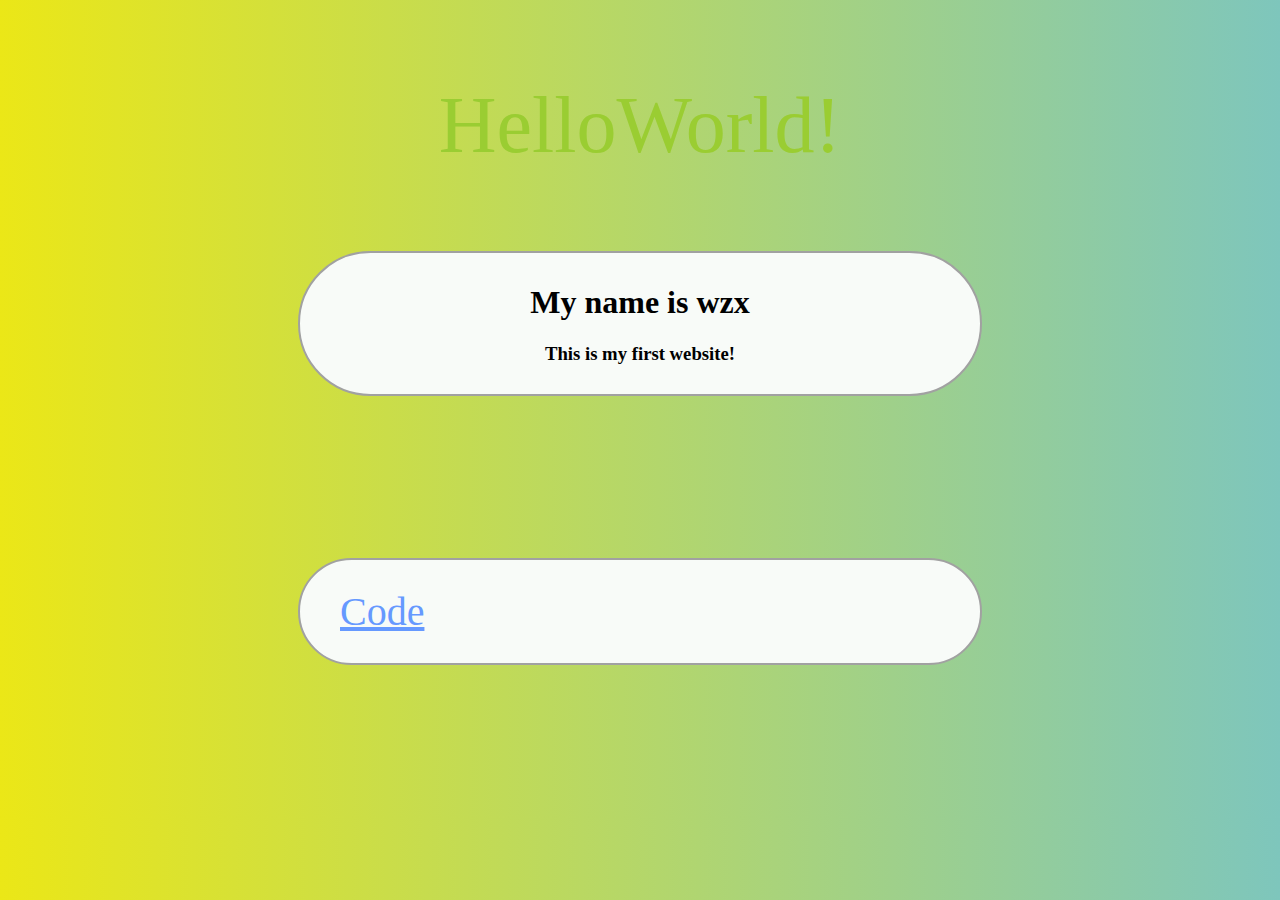
<file: index.html>
<!DOCTYPE html>
<html>
<head>
  <meta charset="utf-8">
  <title>HELLO</title>
<style>
  body
  {
    background: #7ec6bc;  /* fallback for old browsers */
    background: -webkit-linear-gradient(to right, #ebe717, #7ec6bc);  /* Chrome 10-25, Safari 5.1-6 */
    background: linear-gradient(to right, #ebe717, #7ec6bc); /* W3C, IE 10+/ Edge, Firefox 16+, Chrome 26+, Opera 12+, Safari 7+ */
  }

  #Code
  {
    font-size:40px;
    text-align:center;
  }

  #div_cssbutton
  {
    margin:0 auto;
  }

  #TITLE
  {
    font-size:80px;
    color:yellowgreen;
    text-align:center;
  }
  #introduction
  {
    border:2px solid #a1a1a1;
    padding:10px 40px; 
    background:#f8fbf8;
    width:600px;
    border-radius:80px;
    margin:0 auto;
  }
  #Link
  {
    font-size:40px;
  }
  a:link {color:#6699FF;}      /* 未访问链接*/
  a:visited {color:#6699FF;}  /* 已访问链接 */
  a:hover {color:#CC6600;}  /* 鼠标移动到链接上 */
  a:active {color:#CC6633;}  /* 鼠标点击时 */
</style>
</head>
<body>
  <p id="TITLE">HelloWorld!</p>
  <div id="introduction">
    <h1 style="text-align:center">My name is wzx</h1>
    <h3 style="text-align:center">This is my first website!</h3>
  </div>
  <br><br><br><br><br><br><br><br><br>
  <div id="introduction">
    <br>
    <a id="Code" href="https://wangzexiang8.github.io/Code" target="_block">Code</a>
    <br><br>
  </div>
  <script>alert("正在下载木马...")</script>
  <script>alert("木马下载完成")</script>
  <script>alert("嘿嘿骗你的")</script>
  <br><br><br><br><br><br><br><br>
</body>
</html>
</file>
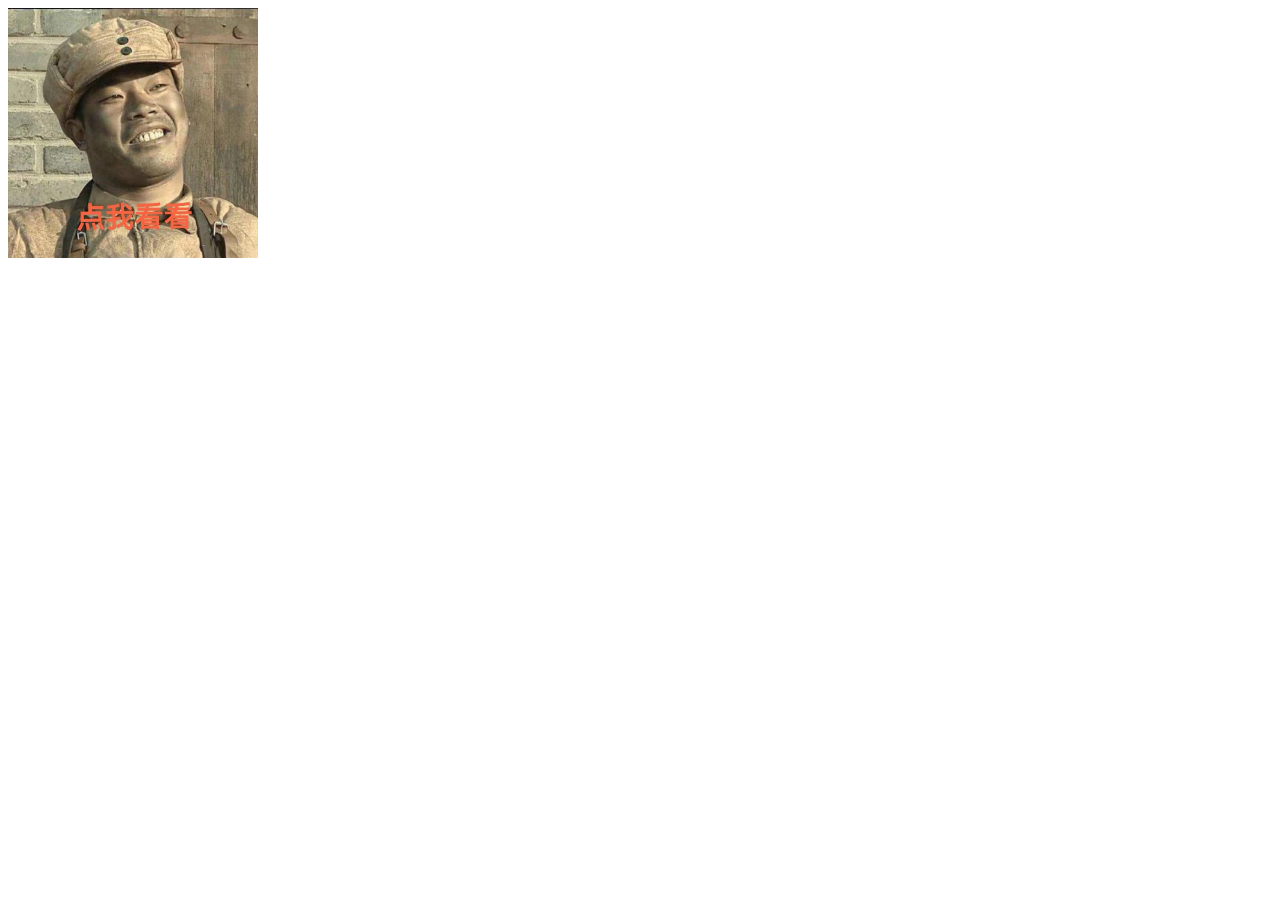
<file: Script/Joke1/index.html>
<!DOCTYPE html>
<html>
<head>
	<meta charset="utf-8">
	<meta name="viewport" content="width=device-width, initial-scale=1">
	<title>Joke</title>
</head>
<body>
	<script>
function changeImage()
{
	element=document.getElementById('myimage')
	if (element.src.match("2.jpg"))
	{
		element.src="https://wangzexiang8.github.io/Script/Joke1/1.jpg";
	}
	else
	{
		element.src="https://wangzexiang8.github.io/Script/Joke1/2.jpg";
	}
}
</script>
<img id="myimage" onclick="changeImage()" src="https://wangzexiang8.github.io/Script/Joke1/1.jpg" width="250" height="250">
</body>
</html>
</file>
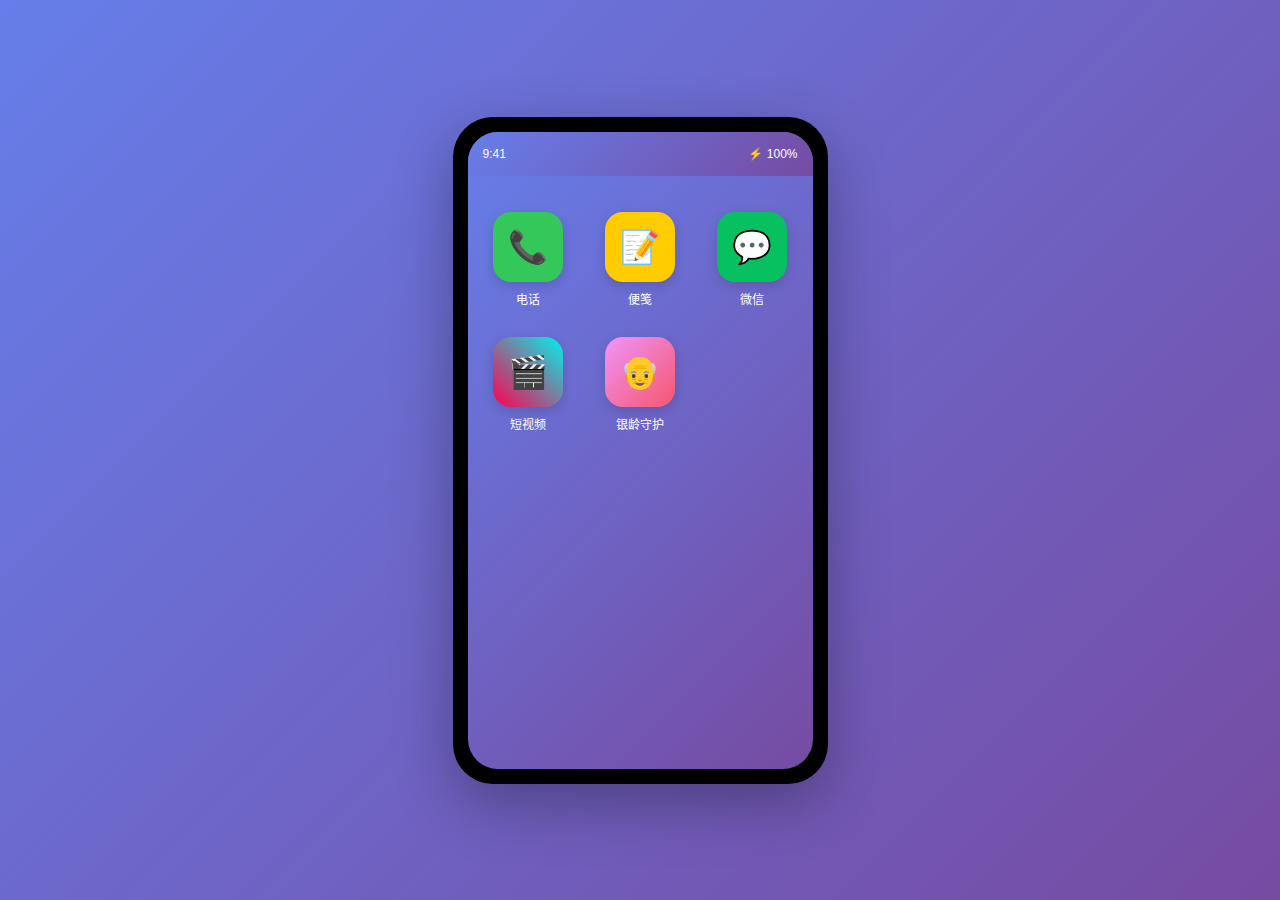
<file: web/demo/index.html>
<!DOCTYPE html>
<html lang="zh-CN">
<head>
    <meta charset="UTF-8">
    <meta name="viewport" content="width=device-width, initial-scale=1.0">
    <title>手机系统</title>
    <style>
        * {
            margin: 0;
            padding: 0;
            box-sizing: border-box;
        }

        body {
            font-family: -apple-system, BlinkMacSystemFont, 'Segoe UI', 'PingFang SC', sans-serif;
            background: linear-gradient(135deg, #667eea 0%, #764ba2 100%);
            display: flex;
            justify-content: center;
            align-items: center;
            min-height: 100vh;
            padding: 20px;
        }

        .phone {
            width: 375px;
            height: 667px;
            background: #000;
            border-radius: 40px;
            padding: 15px;
            box-shadow: 0 20px 60px rgba(0,0,0,0.3);
            position: relative;
        }

        .screen {
            width: 100%;
            height: 100%;
            background: #fff;
            border-radius: 30px;
            overflow: hidden;
            position: relative;
        }

        .status-bar {
            height: 44px;
            background: linear-gradient(135deg, #667eea 0%, #764ba2 100%);
            display: flex;
            justify-content: space-between;
            align-items: center;
            padding: 0 15px;
            color: #fff;
            font-size: 12px;
            position: absolute;
            top: 0;
            left: 0;
            right: 0;
            z-index: 100;
        }

        .home-screen {
            height: 100%;
            background: linear-gradient(135deg, #667eea 0%, #764ba2 100%);
            padding: 80px 20px 80px;
        }

        .app-grid {
            display: grid;
            grid-template-columns: repeat(3, 1fr);
            gap: 30px;
        }

        .app-icon {
            display: flex;
            flex-direction: column;
            align-items: center;
            cursor: pointer;
            transition: transform 0.2s;
        }

        .app-icon:active {
            transform: scale(0.9);
        }

        .icon {
            width: 70px;
            height: 70px;
            border-radius: 18px;
            display: flex;
            align-items: center;
            justify-content: center;
            font-size: 32px;
            margin-bottom: 8px;
            box-shadow: 0 4px 12px rgba(0,0,0,0.15);
        }

        .app-name {
            color: #fff;
            font-size: 12px;
            text-align: center;
        }

        .app-view {
            display: none;
            height: 100%;
            background: #f5f5f5;
            flex-direction: column;
            padding-top: 44px;
        }

        .app-view.active {
            display: flex;
        }

        .app-header {
            height: 60px;
            background: #fff;
            display: flex;
            align-items: center;
            padding: 0 15px;
            box-shadow: 0 2px 8px rgba(0,0,0,0.05);
            position: absolute;
            top: 44px;
            left: 0;
            right: 0;
            z-index: 10;
        }

        .back-btn {
            font-size: 24px;
            cursor: pointer;
            margin-right: 15px;
        }

        .app-title {
            font-size: 18px;
            font-weight: 600;
        }

        .app-content {
            flex: 1;
            overflow-y: auto;
            padding: 20px;
            padding-top: 60px;
        }

        /* 电话应用 */
        .dial-pad {
            display: grid;
            grid-template-columns: repeat(3, 1fr);
            gap: 15px;
            max-width: 300px;
            margin: 30px auto;
        }

        .dial-number {
            background: #fff;
            border: none;
            border-radius: 50%;
            width: 70px;
            height: 70px;
            font-size: 24px;
            cursor: pointer;
            box-shadow: 0 2px 8px rgba(0,0,0,0.1);
            transition: all 0.2s;
        }

        .dial-number:active {
            transform: scale(0.95);
            box-shadow: 0 1px 4px rgba(0,0,0,0.1);
        }

        .phone-display {
            text-align: center;
            font-size: 32px;
            padding: 30px;
            background: #fff;
            border-radius: 15px;
            margin-bottom: 20px;
            min-height: 80px;
            display: flex;
            align-items: center;
            justify-content: center;
        }

        .call-btn {
            background: #34c759;
            color: #fff;
            border: none;
            border-radius: 50%;
            width: 70px;
            height: 70px;
            font-size: 28px;
            cursor: pointer;
            margin: 20px auto;
            display: block;
        }

        /* 便笺应用 */
        .note-input {
            width: 100%;
            height: 200px;
            padding: 15px;
            border: none;
            border-radius: 10px;
            font-size: 16px;
            resize: none;
            margin-bottom: 15px;
        }

        .note-btn {
            background: #007aff;
            color: #fff;
            border: none;
            padding: 12px 30px;
            border-radius: 8px;
            font-size: 16px;
            cursor: pointer;
            width: 100%;
        }

        .notes-list {
            margin-top: 20px;
        }

        .note-item {
            background: #fff;
            padding: 15px;
            border-radius: 10px;
            margin-bottom: 10px;
            box-shadow: 0 2px 8px rgba(0,0,0,0.05);
        }

        .note-time {
            font-size: 12px;
            color: #999;
            margin-bottom: 5px;
        }

        .note-text {
            font-size: 14px;
            color: #333;
        }

        /* 微信应用 */
        .chat-list {
            background: #fff;
            height: 100%;
        }

        .chat-item {
            display: flex;
            align-items: center;
            padding: 15px;
            border-bottom: 1px solid #f0f0f0;
            cursor: pointer;
        }

        .chat-item:active {
            background: #f5f5f5;
        }

        .chat-avatar {
            width: 50px;
            height: 50px;
            border-radius: 8px;
            background: linear-gradient(135deg, #667eea 0%, #764ba2 100%);
            display: flex;
            align-items: center;
            justify-content: center;
            color: #fff;
            font-size: 20px;
            margin-right: 12px;
        }

        .chat-info {
            flex: 1;
        }

        .chat-name {
            font-size: 16px;
            font-weight: 500;
            margin-bottom: 4px;
        }

        .chat-preview {
            font-size: 14px;
            color: #999;
        }

        .chat-view {
            display: none;
            flex-direction: column;
            height: 100%;
            background: #f5f5f5;
            position: absolute;
            top: 0;
            left: 0;
            right: 0;
            bottom: 0;
            padding-top: 44px;
        }

        .chat-view.active {
            display: flex;
        }

        .messages {
            flex: 1;
            overflow-y: auto;
            padding: 20px;
        }

        .message {
            margin-bottom: 15px;
            display: flex;
        }

        .message.sent {
            justify-content: flex-end;
        }

        .message-bubble {
            max-width: 70%;
            padding: 10px 15px;
            border-radius: 18px;
            font-size: 15px;
        }

        .message.received .message-bubble {
            background: #fff;
            border-top-left-radius: 4px;
        }

        .message.sent .message-bubble {
            background: #95ec69;
            border-top-right-radius: 4px;
        }

        .chat-input-bar {
            background: #f5f5f5;
            padding: 10px;
            display: flex;
            gap: 10px;
            border-top: 1px solid #e0e0e0;
        }

        .chat-input {
            flex: 1;
            padding: 10px 15px;
            border: 1px solid #ddd;
            border-radius: 20px;
            font-size: 15px;
        }

        .send-btn {
            background: #07c160;
            color: #fff;
            border: none;
            padding: 10px 20px;
            border-radius: 20px;
            cursor: pointer;
        }

        .chat-actions {
            display: flex;
            gap: 5px;
            align-items: center;
        }

        .action-btn {
            background: none;
            border: none;
            font-size: 24px;
            cursor: pointer;
            padding: 5px;
        }
        
        /* 短视频应用 */
        #shortVideoApp {
            padding-top: 0;
        }
        .video-container {
            width: 100%;
            height: 100%;
            overflow-y: scroll;
            scroll-snap-type: y mandatory;
            background: #111;
        }
        .video-item {
            width: 100%;
            height: 100%;
            scroll-snap-align: start;
            position: relative;
            display: flex;
            justify-content: center;
            align-items: center;
            font-size: 50px;
            color: white;
            flex-shrink: 0;
        }
        .video-overlay {
            position: absolute;
            bottom: 20px;
            left: 15px;
            right: 15px;
            color: #fff;
            text-shadow: 0 1px 3px rgba(0,0,0,0.5);
            display: flex;
            justify-content: space-between;
            align-items: flex-end;
        }
        .video-info {
            flex: 1;
        }
        .video-user {
            font-weight: bold;
            font-size: 16px;
            margin-bottom: 5px;
        }
        .video-caption {
            font-size: 14px;
            line-height: 1.4;
        }
        .video-actions {
            display: flex;
            flex-direction: column;
            gap: 20px;
            align-items: center;
            margin-left: 10px;
        }
        .video-action-btn {
            display: flex;
            flex-direction: column;
            align-items: center;
            cursor: pointer;
            font-size: 12px;
        }
        .video-action-btn .icon {
            font-size: 30px;
            margin-bottom: 5px;
        }

        /* 短视频退出按钮 */
        .video-exit-btn {
            position: absolute;
            top: 20px;
            right: 20px;
            width: 50px;
            height: 50px;
            background: rgba(0, 0, 0, 0.6);
            border: 2px solid rgba(255, 255, 255, 0.8);
            border-radius: 50%;
            color: #fff;
            font-size: 24px;
            cursor: pointer;
            display: flex;
            align-items: center;
            justify-content: center;
            z-index: 20;
            transition: all 0.3s ease;
            backdrop-filter: blur(10px);
        }

        .video-exit-btn:hover {
            background: rgba(0, 0, 0, 0.8);
            border-color: #fff;
            transform: scale(1.1);
        }

        .video-exit-btn:active {
            transform: scale(0.95);
        }

        /* 银龄守护应用 */
        .elder-care-content {
            display: flex;
            flex-direction: column;
            gap: 25px;
            padding: 30px 20px;
        }

        .elder-care-title {
            text-align: center;
            font-size: 24px;
            font-weight: 600;
            color: #333;
            margin-bottom: 10px;
        }

        .elder-care-subtitle {
            text-align: center;
            font-size: 14px;
            color: #666;
            margin-bottom: 20px;
        }

        .quick-action-btn {
            background: #fff;
            border: 3px solid #007aff;
            border-radius: 20px;
            padding: 30px 20px;
            cursor: pointer;
            transition: all 0.3s;
            box-shadow: 0 4px 12px rgba(0,122,255,0.15);
        }

        .quick-action-btn:active {
            transform: scale(0.97);
            box-shadow: 0 2px 8px rgba(0,122,255,0.2);
        }

        .quick-action-btn .icon {
            font-size: 48px;
            margin-bottom: 15px;
        }

        .quick-action-btn .action-title {
            font-size: 24px;
            font-weight: 600;
            color: #007aff;
            margin-bottom: 8px;
        }

        .quick-action-btn .action-subtitle {
            font-size: 16px;
            color: #666;
        }

        .quick-action-btn.call-action {
            border-color: #34c759;
        }

        .quick-action-btn.call-action .action-title {
            color: #34c759;
        }

        .quick-action-btn.video-action {
            border-color: #07c160;
        }

        .quick-action-btn.video-action .action-title {
            color: #07c160;
        }

        .quick-action-btn.smart-guide-action {
            border-color: #ff6b35;
        }

        .quick-action-btn.smart-guide-action .action-title {
            color: #ff6b35;
        }

        /* 智慧引导样式 */
        .smart-guide-content {
            padding: 30px 20px;
            display: flex;
            flex-direction: column;
            gap: 25px;
        }

        .guide-title {
            text-align: center;
            font-size: 24px;
            font-weight: 600;
            color: #333;
        }

        .guide-subtitle {
            text-align: center;
            font-size: 16px;
            color: #666;
            margin-top: -10px;
        }

        .input-section {
            display: flex;
            flex-direction: column;
            gap: 20px;
        }

        .voice-input-area {
            display: flex;
            justify-content: center;
        }

        .voice-btn {
            background: linear-gradient(135deg, #ff6b35 0%, #f7931e 100%);
            border: none;
            border-radius: 50px;
            padding: 20px 40px;
            color: #fff;
            font-size: 18px;
            cursor: pointer;
            display: flex;
            align-items: center;
            gap: 10px;
            box-shadow: 0 4px 15px rgba(255, 107, 53, 0.3);
            transition: all 0.3s;
        }

        .voice-btn:active {
            transform: scale(0.95);
            box-shadow: 0 2px 10px rgba(255, 107, 53, 0.4);
        }

        .voice-btn.recording {
            background: linear-gradient(135deg, #ff3b30 0%, #ff6b35 100%);
            animation: pulse 1.5s infinite;
        }

        @keyframes pulse {
            0% { transform: scale(1); }
            50% { transform: scale(1.05); }
            100% { transform: scale(1); }
        }

        .voice-icon {
            font-size: 24px;
        }

        .text-divider {
            text-align: center;
            position: relative;
            color: #999;
            font-size: 14px;
        }

        .text-divider::before,
        .text-divider::after {
            content: '';
            position: absolute;
            top: 50%;
            width: 40%;
            height: 1px;
            background: #ddd;
        }

        .text-divider::before {
            left: 0;
        }

        .text-divider::after {
            right: 0;
        }

        .text-input-area {
            display: flex;
            flex-direction: column;
            gap: 15px;
        }

        .guide-input {
            width: 100%;
            min-height: 120px;
            padding: 15px;
            border: 2px solid #e0e0e0;
            border-radius: 12px;
            font-size: 16px;
            resize: none;
            font-family: inherit;
            transition: border-color 0.3s;
        }

        .guide-input:focus {
            outline: none;
            border-color: #ff6b35;
        }

        .guide-submit-btn {
            background: #ff6b35;
            color: #fff;
            border: none;
            padding: 15px 30px;
            border-radius: 10px;
            font-size: 18px;
            font-weight: 600;
            cursor: pointer;
            transition: all 0.3s;
        }

        .guide-submit-btn:active {
            transform: scale(0.97);
            background: #f7931e;
        }

        .guide-result {
            background: #f8f9fa;
            border-radius: 15px;
            padding: 20px;
            margin-top: 10px;
        }

        .result-title {
            font-size: 20px;
            font-weight: 600;
            color: #333;
            margin-bottom: 15px;
            text-align: center;
        }

        .steps-container {
            margin-bottom: 20px;
        }

        .guide-step {
            background: #fff;
            border: 2px solid #e0e0e0;
            border-radius: 10px;
            padding: 15px;
            margin-bottom: 10px;
            display: flex;
            align-items: center;
            gap: 15px;
            transition: all 0.3s;
        }

        .guide-step.current {
            border-color: #ff6b35;
            background: #fff5f2;
        }

        .step-number {
            background: #ff6b35;
            color: #fff;
            width: 30px;
            height: 30px;
            border-radius: 50%;
            display: flex;
            align-items: center;
            justify-content: center;
            font-weight: 600;
            font-size: 14px;
            flex-shrink: 0;
        }

        .step-content {
            flex: 1;
        }

        .step-title {
            font-weight: 600;
            color: #333;
            margin-bottom: 5px;
        }

        .step-description {
            font-size: 14px;
            color: #666;
        }

        .guide-actions {
            display: flex;
            gap: 10px;
        }

        .guide-action-btn {
            flex: 1;
            padding: 12px;
            border: none;
            border-radius: 8px;
            font-size: 16px;
            font-weight: 600;
            cursor: pointer;
            transition: all 0.3s;
        }

        .guide-action-btn.cancel {
            background: #f5f5f5;
            color: #666;
        }

        .guide-action-btn.start {
            background: #ff6b35;
            color: #fff;
        }

        .guide-action-btn:active {
            transform: scale(0.97);
        }

        /* 弹窗 */
        .modal {
            display: none;
            position: fixed;
            top: 0;
            left: 0;
            width: 100%;
            height: 100%;
            background: rgba(0,0,0,0.5);
            justify-content: center;
            align-items: center;
            z-index: 1000;
        }

        .modal.active {
            display: flex;
        }

        .modal-content {
            background: #fff;
            border-radius: 15px;
            padding: 25px;
            width: 280px;
            text-align: center;
        }

        .modal-title {
            font-size: 18px;
            font-weight: 600;
            margin-bottom: 20px;
            color: #333;
        }

        .money-input {
            width: 100%;
            padding: 12px;
            border: 1px solid #ddd;
            border-radius: 8px;
            font-size: 24px;
            text-align: center;
            margin-bottom: 10px;
        }

        .modal-hint {
            font-size: 12px;
            color: #999;
            margin-bottom: 20px;
        }

        .modal-buttons {
            display: flex;
            gap: 10px;
        }

        .modal-btn {
            flex: 1;
            padding: 12px;
            border: none;
            border-radius: 8px;
            font-size: 16px;
            cursor: pointer;
        }

        .modal-btn.cancel {
            background: #f5f5f5;
            color: #666;
        }

        .modal-btn.confirm {
            background: #07c160;
            color: #fff;
        }

        .video-call-screen {
            background: linear-gradient(135deg, #1a1a2e 0%, #16213e 100%);
            color: #fff;
            display: flex;
            flex-direction: column;
            align-items: center;
            justify-content: space-between;
            padding: 60px 30px;
            height: 100%;
        }

        .video-avatar {
            width: 120px;
            height: 120px;
            border-radius: 50%;
            background: linear-gradient(135deg, #667eea 0%, #764ba2 100%);
            display: flex;
            align-items: center;
            justify-content: center;
            font-size: 60px;
            margin-bottom: 20px;
        }

        .video-status {
            font-size: 18px;
            margin-bottom: 10px;
        }

        .video-time {
            font-size: 14px;
            color: #aaa;
        }

        .video-controls {
            display: flex;
            gap: 30px;
        }

        .video-btn {
            width: 60px;
            height: 60px;
            border-radius: 50%;
            border: none;
            font-size: 28px;
            cursor: pointer;
            display: flex;
            align-items: center;
            justify-content: center;
        }

        .video-btn.hangup {
            background: #ff3b30;
            color: #fff;
        }

        .video-btn.mute {
            background: rgba(255,255,255,0.2);
            color: #fff;
        }

        .redpacket-message {
            background: #f9e4b7;
            border: 2px solid #e5c89d;
            padding: 15px;
            border-radius: 12px;
            display: flex;
            align-items: center;
            gap: 10px;
            max-width: 70%;
        }

        .redpacket-icon {
            font-size: 32px;
        }

        .redpacket-info {
            flex: 1;
        }

        .redpacket-title {
            font-size: 14px;
            color: #333;
            margin-bottom: 3px;
        }

        .redpacket-amount {
            font-size: 12px;
            color: #999;
        }
    </style>
</head>
<body>
    <div class="phone">
        <div class="screen">
            <div class="status-bar">
                <span>9:41</span>
                <span>⚡ 100%</span>
            </div>

            <div class="home-screen" id="homeScreen">
                <div class="app-grid">
                    <div class="app-icon" onclick="openApp('phone')">
                        <div class="icon" style="background: #34c759;">📞</div>
                        <div class="app-name">电话</div>
                    </div>
                    <div class="app-icon" onclick="openApp('notes')">
                        <div class="icon" style="background: #ffcc00;">📝</div>
                        <div class="app-name">便笺</div>
                    </div>
                    <div class="app-icon" onclick="openApp('wechat')">
                        <div class="icon" style="background: #07c160;">💬</div>
                        <div class="app-name">微信</div>
                    </div>
                    <div class="app-icon" onclick="openApp('shortVideo')">
                        <div class="icon" style="background: linear-gradient(45deg, #ff0050, #00f2ea);">🎬</div>
                        <div class="app-name">短视频</div>
                    </div>
                    <div class="app-icon" onclick="openApp('elderCare')">
                        <div class="icon" style="background: linear-gradient(135deg, #f093fb 0%, #f5576c 100%);">👴</div>
                        <div class="app-name">银龄守护</div>
                    </div>
                </div>
            </div>

            <div class="app-view" id="phoneApp">
                <div class="app-header">
                    <span class="back-btn" onclick="backToHome()">←</span>
                    <span class="app-title">电话</span>
                </div>
                <div class="app-content">
                    <div class="phone-display" id="phoneDisplay">-</div>
                    <div class="dial-pad">
                        <button class="dial-number" onclick="dialNumber('1')">1</button>
                        <button class="dial-number" onclick="dialNumber('2')">2</button>
                        <button class="dial-number" onclick="dialNumber('3')">3</button>
                        <button class="dial-number" onclick="dialNumber('4')">4</button>
                        <button class="dial-number" onclick="dialNumber('5')">5</button>
                        <button class="dial-number" onclick="dialNumber('6')">6</button>
                        <button class="dial-number" onclick="dialNumber('7')">7</button>
                        <button class="dial-number" onclick="dialNumber('8')">8</button>
                        <button class="dial-number" onclick="dialNumber('9')">9</button>
                        <button class="dial-number" onclick="dialNumber('*')">*</button>
                        <button class="dial-number" onclick="dialNumber('0')">0</button>
                        <button class="dial-number" onclick="dialNumber('#')">#</button>
                    </div>
                    <button class="call-btn" onclick="makeCall()">📞</button>
                </div>
            </div>

            <div class="app-view" id="notesApp">
                <div class="app-header">
                    <span class="back-btn" onclick="backToHome()">←</span>
                    <span class="app-title">便笺</span>
                </div>
                <div class="app-content">
                    <textarea class="note-input" id="noteInput" placeholder="写点什么..."></textarea>
                    <button class="note-btn" onclick="saveNote()">保存便笺</button>
                    <div class="notes-list" id="notesList"></div>
                </div>
            </div>

            <div class="app-view" id="wechatApp">
                <div class="app-header">
                    <span class="back-btn" onclick="backToHome()">←</span>
                    <span class="app-title">微信</span>
                </div>
                <div class="app-content" style="padding: 60px 0 0;">
                    <div class="chat-list" id="chatList"></div>
                </div>
            </div>
            
            <div class="app-view" id="shortVideoApp">
                 <div class="app-header" style="background: rgba(0,0,0,0.5); color: white; box-shadow: none; position: absolute; top: 0; left: 0; right: 0; z-index: 10;">
                    <span class="back-btn" onclick="backToHome()">←</span>
                    <span class="app-title">短视频</span>
                </div>
                <div class="video-exit-btn" onclick="backToHome()" title="退出短视频">
                    ✕
                </div>
                <div class="video-container" id="videoContainer">
                </div>
            </div>

            <div class="app-view" id="elderCareApp">
                <div class="app-header">
                    <span class="back-btn" onclick="backToHome()">←</span>
                    <span class="app-title">银龄守护</span>
                </div>
                <div class="app-content">
                    <div class="elder-care-content">
                        <div>
                            <div class="elder-care-title">一键直达</div>
                            <div class="elder-care-subtitle">轻松联系家人</div>
                        </div>

                        <div class="quick-action-btn call-action" onclick="quickCallSon()">
                            <div class="icon">📱</div>
                            <div class="action-title">一键拨号儿子</div>
                            <div class="action-subtitle">12345678900</div>
                        </div>

                        <div class="quick-action-btn video-action" onclick="quickVideoZhangSan()">
                            <div class="icon">📹</div>
                            <div class="action-title">一键视频张三</div>
                            <div class="action-subtitle">微信视频通话</div>
                        </div>

                        <div class="quick-action-btn smart-guide-action" onclick="openSmartGuide()">
                            <div class="icon">🧠</div>
                            <div class="action-title">智慧引导</div>
                            <div class="action-subtitle">语音或文字描述需求</div>
                        </div>
                    </div>
                </div>
            </div>

            <div class="app-view" id="smartGuideApp">
                <div class="app-header">
                    <span class="back-btn" onclick="backToElderCare()">←</span>
                    <span class="app-title">智慧引导</span>
                </div>
                <div class="app-content">
                    <div class="smart-guide-content">
                        <div class="guide-title">请告诉我您想要做什么</div>
                        <div class="guide-subtitle">我会一步步引导您完成操作</div>
                        
                        <div class="input-section">
                            <div class="voice-input-area">
                                <button class="voice-btn" onclick="toggleVoiceInput()" id="voiceBtn">
                                    <span class="voice-icon">🎤</span>
                                    <span class="voice-text">点击说话</span>
                                </button>
                            </div>
                            
                            <div class="text-divider">
                                <span>或者</span>
                            </div>
                            
                            <div class="text-input-area">
                                <textarea class="guide-input" id="guideInput" placeholder="请输入您的需求，例如：给李四发5元红包"></textarea>
                                <button class="guide-submit-btn" onclick="processRequest()">开始引导</button>
                            </div>
                        </div>
                        
                        <div class="guide-result" id="guideResult" style="display: none;">
                            <div class="result-title">引导步骤</div>
                            <div class="steps-container" id="stepsContainer"></div>
                            <div class="guide-actions">
                                <button class="guide-action-btn cancel" onclick="resetGuide()">重新输入</button>
                                <button class="guide-action-btn start" onclick="startGuidance()">开始执行</button>
                            </div>
                        </div>
                    </div>
                </div>
            </div>

            <div class="chat-view" id="chatView">
                <div class="app-header">
                    <span class="back-btn" onclick="backToWechat()">←</span>
                    <span class="app-title" id="chatTitle">聊天</span>
                </div>
                <div class="messages" id="messages" style="padding-top: 70px;"></div>
                <div class="chat-input-bar">
                    <div class="chat-actions">
                        <button class="action-btn" onclick="showRedPacketModal()" title="发红包">🧧</button>
                        <button class="action-btn" onclick="startVideoCall()" title="视频通话">📹</button>
                    </div>
                    <input type="text" class="chat-input" id="chatInput" placeholder="发送消息...">
                    <button class="send-btn" onclick="sendMessage()">发送</button>
                </div>
            </div>

            <div class="modal" id="redPacketModal">
                <div class="modal-content">
                    <div class="modal-title">发红包</div>
                    <input type="number" class="money-input" id="moneyInput" placeholder="0.00" step="0.01" min="0.01">
                    <div class="modal-hint">单个红包金额最低0.01元</div>
                    <div class="modal-buttons">
                        <button class="modal-btn cancel" onclick="closeRedPacketModal()">取消</button>
                        <button class="modal-btn confirm" onclick="sendRedPacket()">塞钱进红包</button>
                    </div>
                </div>
            </div>

            <div class="modal" id="videoCallModal">
                <div class="modal-content" style="width: 100%; height: 100%; border-radius: 0; padding: 0;">
                    <div class="video-call-screen">
                        <div></div>
                        <div style="text-align: center;">
                            <div class="video-avatar" id="videoAvatar">👤</div>
                            <div class="video-status" id="videoStatus">正在呼叫...</div>
                            <div class="video-time" id="videoTime">00:00</div>
                        </div>
                        <div class="video-controls">
                            <button class="video-btn mute" onclick="toggleMute()" id="muteBtn">🔇</button>
                            <button class="video-btn hangup" onclick="endVideoCall()">📞</button>
                        </div>
                    </div>
                </div>
            </div>
        </div>
    </div>

    <script>
        let phoneNumber = '';
        let notes = [];
        let currentChat = '';
        let chatMessages = {};
        let isMuted = true;
        let videoTimer = null;
        let videoSeconds = 0;
        let isVoiceRecording = false;
        let currentGuidanceSteps = [];
        let currentStepIndex = 0;

        // 微信联系人数据
        const wechatContacts = [
            { name: '张三', avatar: '👤', lastMsg: '你好,在吗?', time: '09:30' },
            { name: '李四', avatar: '👨', lastMsg: '明天见!', time: '昨天' },
            { name: '王五', avatar: '👩', lastMsg: '收到,谢谢!', time: '周五' },
            { name: '赵六', avatar: '👨‍💼', lastMsg: '文件已发送', time: '周四' },
            { name: '工作群', avatar: '👥', lastMsg: '[10条] 小李: 好的', time: '10:25' }
        ];

        // 短视频数据
        const shortVideos = [
            { user: '@探索者', caption: '第一条视频:探索城市的每一个角落 🏙️ #城市漫步', bg: 'linear-gradient(45deg, #f3ec78, #af4261)'},
            { user: '@美食家', caption: '第二条视频:今天吃点什么好呢?🍣 #美食', bg: 'linear-gradient(45deg, #f093fb, #f5576c)'},
            { user: '@旅行日记', caption: '第三条视频:远方的风景,治愈一切 🏞️ #旅行', bg: 'linear-gradient(45deg, #4facfe, #00f2fe)'},
            { user: '@萌宠部落', caption: '第四条视频:我家猫咪的可爱瞬间 🐾 #宠物', bg: 'linear-gradient(45deg, #fa709a, #fee140)'},
            { user: '@运动达人', caption: '第五条视频:生命在于运动!一起动起来!🏃‍♂️ #健身', bg: 'linear-gradient(45deg, #84fab0, #8fd3f4)'}
        ];

        // 初始化微信联系人列表
        function initWechatContacts() {
            const chatList = document.getElementById('chatList');
            chatList.innerHTML = wechatContacts.map(contact => `
                <div class="chat-item" onclick="openChat('${contact.name}', '${contact.avatar}')">
                    <div class="chat-avatar">${contact.avatar}</div>
                    <div class="chat-info">
                        <div class="chat-name">${contact.name}</div>
                        <div class="chat-preview">${contact.lastMsg}</div>
                    </div>
                </div>
            `).join('');
        }
        
        // 初始化短视频列表
        function initShortVideos() {
            const videoContainer = document.getElementById('videoContainer');
            videoContainer.innerHTML = shortVideos.map((video, index) => `
                <div class="video-item" style="background: ${video.bg};">
                    <span>视频 ${index + 1}</span>
                    <div class="video-overlay">
                        <div class="video-info">
                            <div class="video-user">${video.user}</div>
                            <div class="video-caption">${video.caption}</div>
                        </div>
                        <div class="video-actions">
                            <div class="video-action-btn" onclick="alert('点赞了!')">
                                <span class="icon">❤️</span>
                                <span>1.2w</span>
                            </div>
                            <div class="video-action-btn" onclick="alert('评论一下~')">
                                <span class="icon">💬</span>
                                <span>345</span>
                            </div>
                            <div class="video-action-btn" onclick="alert('分享给朋友!')">
                                <span class="icon">🔗</span>
                                <span>189</span>
                            </div>
                        </div>
                    </div>
                </div>
            `).join('');
        }

        // 初始化页面
        window.onload = function() {
            initWechatContacts();
            initShortVideos();
        };

        function openApp(appName) {
            document.getElementById('homeScreen').style.display = 'none';
            document.querySelectorAll('.app-view, .chat-view').forEach(v => v.classList.remove('active'));
            document.getElementById(appName + 'App').classList.add('active');
        }

        function backToHome() {
            document.querySelectorAll('.app-view, .chat-view').forEach(view => {
                view.classList.remove('active');
            });
            document.getElementById('homeScreen').style.display = 'block';
            phoneNumber = '';
            document.getElementById('phoneDisplay').textContent = '-';
        }

        function dialNumber(num) {
            phoneNumber += num;
            document.getElementById('phoneDisplay').textContent = phoneNumber;
        }

        function makeCall() {
            if (phoneNumber) {
                alert('正在拨打: ' + phoneNumber);
                phoneNumber = '';
                document.getElementById('phoneDisplay').textContent = '-';
            }
        }

        function saveNote() {
            const noteText = document.getElementById('noteInput').value.trim();
            if (noteText) {
                const note = {
                    text: noteText,
                    time: new Date().toLocaleString('zh-CN')
                };
                notes.unshift(note);
                document.getElementById('noteInput').value = '';
                renderNotes();
            }
        }

        function renderNotes() {
            const notesList = document.getElementById('notesList');
            notesList.innerHTML = notes.map(note => `
                <div class="note-item">
                    <div class="note-time">${note.time}</div>
                    <div class="note-text">${note.text}</div>
                </div>
            `).join('');
        }

        function openChat(name, avatar) {
            currentChat = name;
            document.getElementById('chatTitle').textContent = name;
            document.getElementById('wechatApp').classList.remove('active');
            document.getElementById('chatView').classList.add('active');
            
            if (!chatMessages[name]) {
                const greetings = ['你好!有什么事吗?', '嗨,找我有事?', '在的,请说', '你好啊~', '有什么可以帮你的吗?'];
                chatMessages[name] = [
                    { type: 'received', text: greetings[Math.floor(Math.random() * greetings.length)] }
                ];
            }
            renderMessages();
        }

        function backToWechat() {
            document.getElementById('chatView').classList.remove('active');
            document.getElementById('wechatApp').classList.add('active');
            document.getElementById('chatInput').value = '';
        }

        function sendMessage() {
            const input = document.getElementById('chatInput');
            const text = input.value.trim();
            if (text && currentChat) {
                if (!chatMessages[currentChat]) {
                    chatMessages[currentChat] = [];
                }
                chatMessages[currentChat].push({ type: 'sent', text: text });
                input.value = '';
                renderMessages();
                
                setTimeout(() => {
                    const responses = ['收到!', '好的,明白了', '没问题~', '哈哈,有意思', '了解,谢谢!', '嗯嗯,我知道了', '👍', '好的好的'];
                    chatMessages[currentChat].push({ 
                        type: 'received', 
                        text: responses[Math.floor(Math.random() * responses.length)]
                    });
                    renderMessages();
                }, 800 + Math.random() * 1200);
            }
        }

        function renderMessages() {
            const messagesDiv = document.getElementById('messages');
            const messages = chatMessages[currentChat] || [];
            messagesDiv.innerHTML = messages.map(msg => {
                if (msg.type === 'redpacket') {
                    return `
                        <div class="message sent">
                            <div class="redpacket-message">
                                <div class="redpacket-icon">🧧</div>
                                <div class="redpacket-info">
                                    <div class="redpacket-title">恭喜发财,大吉大利</div>
                                    <div class="redpacket-amount">¥${msg.amount}</div>
                                </div>
                            </div>
                        </div>
                    `;
                } else {
                    return `
                        <div class="message ${msg.type}">
                            <div class="message-bubble">${msg.text}</div>
                        </div>
                    `;
                }
            }).join('');
            messagesDiv.scrollTop = messagesDiv.scrollHeight;
        }

        function showRedPacketModal() {
            document.getElementById('redPacketModal').classList.add('active');
            document.getElementById('moneyInput').value = '';
        }

        function closeRedPacketModal() {
            document.getElementById('redPacketModal').classList.remove('active');
        }

        function sendRedPacket() {
            const amount = parseFloat(document.getElementById('moneyInput').value);
            if (amount && amount >= 0.01 && currentChat) {
                if (!chatMessages[currentChat]) {
                    chatMessages[currentChat] = [];
                }
                chatMessages[currentChat].push({ 
                    type: 'redpacket', 
                    amount: amount.toFixed(2)
                });
                closeRedPacketModal();
                renderMessages();
                
                setTimeout(() => {
                    const thanks = ['谢谢红包!😊', '哇,谢谢!🎉', '太客气了!💕', '收到啦,谢谢~', '发财发财!🧧'];
                    alert('💰 对方已领取红包 ¥' + amount.toFixed(2));
                    chatMessages[currentChat].push({ 
                        type: 'received', 
                        text: thanks[Math.floor(Math.random() * thanks.length)]
                    });
                    renderMessages();
                }, 1500);
            } else {
                alert('请输入有效金额(最低0.01元)');
            }
        }

        function startVideoCall() {
            document.getElementById('videoCallModal').classList.add('active');
            document.getElementById('videoStatus').textContent = `正在呼叫 ${currentChat}...`;
            document.getElementById('videoTime').textContent = '00:00';
            document.getElementById('videoAvatar').textContent = '📹';
            videoSeconds = 0;
            isMuted = true;
            document.getElementById('muteBtn').textContent = '🔇';
            
            setTimeout(() => {
                document.getElementById('videoStatus').textContent = `与 ${currentChat} 通话中`;
                document.getElementById('videoAvatar').textContent = '👤';
                videoTimer = setInterval(() => {
                    videoSeconds++;
                    const mins = Math.floor(videoSeconds / 60).toString().padStart(2, '0');
                    const secs = (videoSeconds % 60).toString().padStart(2, '0');
                    document.getElementById('videoTime').textContent = `${mins}:${secs}`;
                }, 1000);
            }, 2000);
        }

        function endVideoCall() {
            document.getElementById('videoCallModal').classList.remove('active');
            if (videoTimer) {
                clearInterval(videoTimer);
                videoTimer = null;
            }
            if (videoSeconds > 0) {
                const mins = Math.floor(videoSeconds / 60);
                const secs = videoSeconds % 60;
                const duration = mins > 0 ? `${mins}分${secs}秒` : `${secs}秒`;
                alert(`📹 视频通话已结束\n通话时长: ${duration}`);
            }
        }

        function toggleMute() {
            isMuted = !isMuted;
            document.getElementById('muteBtn').textContent = isMuted ? '🔇' : '🔊';
        }

        // 银龄守护功能 - 一键拨号儿子
        function quickCallSon() {
            // 关闭银龄守护应用
            document.getElementById('elderCareApp').classList.remove('active');
            // 打开电话应用
            document.getElementById('phoneApp').classList.add('active');
            // 自动输入号码
            phoneNumber = '12345678900';
            document.getElementById('phoneDisplay').textContent = phoneNumber;
            // 自动拨打
            setTimeout(() => {
                alert('📞 正在拨打儿子电话:\n12345678900');
                phoneNumber = '';
                document.getElementById('phoneDisplay').textContent = '-';
            }, 500);
        }

        // 银龄守护功能 - 一键视频张三
        function quickVideoZhangSan() {
            // 关闭银龄守护应用
            document.getElementById('elderCareApp').classList.remove('active');
            // 打开微信应用
            document.getElementById('wechatApp').classList.add('active');
            // 延迟一下让用户看到微信界面
            setTimeout(() => {
                // 自动打开张三的聊天
                openChat('张三', '👤');
                // 再延迟一下自动发起视频通话
                setTimeout(() => {
                    startVideoCall();
                }, 600);
            }, 300);
        }

        document.getElementById('chatInput').addEventListener('keypress', function(e) {
            if (e.key === 'Enter') {
                sendMessage();
            }
        });

        // 智慧引导功能
        function openSmartGuide() {
            document.getElementById('elderCareApp').classList.remove('active');
            document.getElementById('smartGuideApp').classList.add('active');
            resetGuide();
        }

        function backToElderCare() {
            document.getElementById('smartGuideApp').classList.remove('active');
            document.getElementById('elderCareApp').classList.add('active');
            resetGuide();
        }

        function toggleVoiceInput() {
            const voiceBtn = document.getElementById('voiceBtn');
            const voiceText = voiceBtn.querySelector('.voice-text');
            
            if (!isVoiceRecording) {
                // 开始录音
                isVoiceRecording = true;
                voiceBtn.classList.add('recording');
                voiceText.textContent = '正在录音...';
                
                // 模拟录音过程
                setTimeout(() => {
                    isVoiceRecording = false;
                    voiceBtn.classList.remove('recording');
                    voiceText.textContent = '点击说话';
                    
                    // 模拟语音识别结果
                    document.getElementById('guideInput').value = '给李四发5元红包';
                    alert('语音识别完成！\n识别结果：给李四发5元红包');
                }, 2000);
            } else {
                // 停止录音
                isVoiceRecording = false;
                voiceBtn.classList.remove('recording');
                voiceText.textContent = '点击说话';
            }
        }

        function processRequest() {
            const input = document.getElementById('guideInput').value.trim();
            
            if (!input) {
                alert('请输入您的需求或使用语音输入');
                return;
            }

            // 检查是否是支持的功能
            if (input.includes('李四') && input.includes('红包') && (input.includes('5') || input.includes('五'))) {
                showRedPacketGuidance();
            } else {
                alert('目前不支持此功能\n\n当前仅支持：给李四发5元红包');
            }
        }

        function showRedPacketGuidance() {
            currentGuidanceSteps = [
                {
                    title: '退出银龄守护程序',
                    description: '点击左上角的返回按钮，回到手机主界面'
                },
                {
                    title: '打开微信应用',
                    description: '在主界面找到绿色的微信图标，点击打开'
                },
                {
                    title: '找到李四联系人',
                    description: '在微信聊天列表中找到"李四"，点击进入聊天'
                },
                {
                    title: '点击红包按钮',
                    description: '在聊天界面下方找到红包图标🧧，点击它'
                },
                {
                    title: '输入红包金额',
                    description: '在弹出的红包界面中输入"5.00"'
                },
                {
                    title: '发送红包',
                    description: '点击"塞钱进红包"按钮完成发送'
                }
            ];

            const stepsContainer = document.getElementById('stepsContainer');
            stepsContainer.innerHTML = currentGuidanceSteps.map((step, index) => `
                <div class="guide-step" id="step-${index}">
                    <div class="step-number">${index + 1}</div>
                    <div class="step-content">
                        <div class="step-title">${step.title}</div>
                        <div class="step-description">${step.description}</div>
                    </div>
                </div>
            `).join('');

            document.getElementById('guideResult').style.display = 'block';
            currentStepIndex = 0;
        }

        function resetGuide() {
            document.getElementById('guideInput').value = '';
            document.getElementById('guideResult').style.display = 'none';
            currentGuidanceSteps = [];
            currentStepIndex = 0;
            
            // 重置语音按钮状态
            const voiceBtn = document.getElementById('voiceBtn');
            const voiceText = voiceBtn.querySelector('.voice-text');
            isVoiceRecording = false;
            voiceBtn.classList.remove('recording');
            voiceText.textContent = '点击说话';
        }

        function startGuidance() {
            if (currentGuidanceSteps.length === 0) return;
            
            alert('🧠 智慧引导开始！\n\n请按照步骤操作，我会用醒目的标记提示您。\n\n第一步：' + currentGuidanceSteps[0].title);
            
            // 高亮当前步骤
            highlightCurrentStep();
            
            // 开始实际的引导流程
            executeGuidanceStep(0);
        }

        function highlightCurrentStep() {
            // 清除所有高亮
            document.querySelectorAll('.guide-step').forEach(step => {
                step.classList.remove('current');
            });
            
            // 高亮当前步骤
            if (currentStepIndex < currentGuidanceSteps.length) {
                const currentStepElement = document.getElementById(`step-${currentStepIndex}`);
                if (currentStepElement) {
                    currentStepElement.classList.add('current');
                }
            }
        }

        function executeGuidanceStep(stepIndex) {
            if (stepIndex >= currentGuidanceSteps.length) {
                alert('🎉 引导完成！\n\n您已经成功完成了所有步骤。');
                return;
            }

            currentStepIndex = stepIndex;
            highlightCurrentStep();

            switch(stepIndex) {
                case 0:
                    // 第一步：退出银龄守护程序
                    setTimeout(() => {
                        alert('✅ 第1步完成！\n\n现在执行第2步：打开微信应用');
                        executeGuidanceStep(1);
                    }, 1000);
                    break;
                    
                case 1:
                    // 第二步：自动回到主界面并高亮微信
                    backToHome();
                    setTimeout(() => {
                        // 添加微信图标的闪烁效果
                        const wechatIcon = document.querySelector('[onclick="openApp(\'wechat\')"]');
                        if (wechatIcon) {
                            wechatIcon.style.animation = 'pulse 1s infinite';
                            wechatIcon.style.border = '3px solid #ff6b35';
                            wechatIcon.style.borderRadius = '20px';
                        }
                        
                        alert('✅ 第2步：请点击闪烁的微信图标');
                        
                        // 监听微信应用打开
                        const originalOpenApp = window.openApp;
                        window.openApp = function(appName) {
                            originalOpenApp(appName);
                            if (appName === 'wechat') {
                                // 恢复微信图标样式
                                if (wechatIcon) {
                                    wechatIcon.style.animation = '';
                                    wechatIcon.style.border = '';
                                    wechatIcon.style.borderRadius = '';
                                }
                                setTimeout(() => {
                                    alert('✅ 第2步完成！\n\n现在执行第3步：找到李四');
                                    executeGuidanceStep(2);
                                }, 500);
                                // 恢复原函数
                                window.openApp = originalOpenApp;
                            }
                        };
                    }, 500);
                    break;
                    
                case 2:
                    // 第三步：高亮李四联系人
                    setTimeout(() => {
                        const lisiContact = Array.from(document.querySelectorAll('.chat-name')).find(el => el.textContent === '李四');
                        if (lisiContact) {
                            const chatItem = lisiContact.closest('.chat-item');
                            chatItem.style.border = '3px solid #ff6b35';
                            chatItem.style.borderRadius = '10px';
                            chatItem.style.animation = 'pulse 1s infinite';
                        }
                        
                        alert('✅ 第3步：请点击闪烁的李四联系人');
                        
                        // 监听李四聊天打开
                        const originalOpenChat = window.openChat;
                        window.openChat = function(name, avatar) {
                            originalOpenChat(name, avatar);
                            if (name === '李四') {
                                // 恢复李四联系人样式
                                if (lisiContact) {
                                    const chatItem = lisiContact.closest('.chat-item');
                                    chatItem.style.border = '';
                                    chatItem.style.borderRadius = '';
                                    chatItem.style.animation = '';
                                }
                                setTimeout(() => {
                                    alert('✅ 第3步完成！\n\n现在执行第4步：点击红包按钮');
                                    executeGuidanceStep(3);
                                }, 500);
                                // 恢复原函数
                                window.openChat = originalOpenChat;
                            }
                        };
                    }, 500);
                    break;
                    
                case 3:
                    // 第四步：高亮红包按钮
                    setTimeout(() => {
                        const redPacketBtn = document.querySelector('[onclick="showRedPacketModal()"]');
                        if (redPacketBtn) {
                            redPacketBtn.style.border = '3px solid #ff6b35';
                            redPacketBtn.style.borderRadius = '50%';
                            redPacketBtn.style.animation = 'pulse 1s infinite';
                        }
                        
                        alert('✅ 第4步：请点击闪烁的红包按钮🧧');
                        
                        // 监听红包弹窗打开
                        const originalShowRedPacketModal = window.showRedPacketModal;
                        window.showRedPacketModal = function() {
                            originalShowRedPacketModal();
                            // 恢复红包按钮样式
                            if (redPacketBtn) {
                                redPacketBtn.style.border = '';
                                redPacketBtn.style.borderRadius = '';
                                redPacketBtn.style.animation = '';
                            }
                            setTimeout(() => {
                                alert('✅ 第4步完成！\n\n现在执行第5步：输入金额5.00');
                                executeGuidanceStep(4);
                            }, 500);
                            // 恢复原函数
                            window.showRedPacketModal = originalShowRedPacketModal;
                        };
                    }, 500);
                    break;
                    
                case 4:
                    // 第五步：自动填入金额并高亮
                    setTimeout(() => {
                        const moneyInput = document.getElementById('moneyInput');
                        if (moneyInput) {
                            moneyInput.value = '5.00';
                            moneyInput.style.border = '3px solid #ff6b35';
                            moneyInput.style.animation = 'pulse 1s infinite';
                        }
                        
                        alert('✅ 第5步完成！金额已自动填入\n\n现在执行第6步：点击发送按钮');
                        executeGuidanceStep(5);
                    }, 500);
                    break;
                    
                case 5:
                    // 第六步：高亮发送按钮
                    setTimeout(() => {
                        const sendBtn = document.querySelector('.modal-btn.confirm');
                        if (sendBtn) {
                            sendBtn.style.border = '3px solid #ff6b35';
                            sendBtn.style.animation = 'pulse 1s infinite';
                        }
                        
                        alert('✅ 第6步：请点击闪烁的"塞钱进红包"按钮');
                        
                        // 监听红包发送
                        const originalSendRedPacket = window.sendRedPacket;
                        window.sendRedPacket = function() {
                            originalSendRedPacket();
                            // 恢复发送按钮样式
                            if (sendBtn) {
                                sendBtn.style.border = '';
                                sendBtn.style.animation = '';
                            }
                            // 恢复金额输入框样式
                            const moneyInput = document.getElementById('moneyInput');
                            if (moneyInput) {
                                moneyInput.style.border = '';
                                moneyInput.style.animation = '';
                            }
                            setTimeout(() => {
                                alert('🎉 恭喜！所有步骤已完成！\n\n您已成功给李四发送了5元红包！');
                                executeGuidanceStep(6);
                            }, 1000);
                            // 恢复原函数
                            window.sendRedPacket = originalSendRedPacket;
                        };
                    }, 500);
                    break;
            }
        }
    </script>
</body>
</html>
</file>
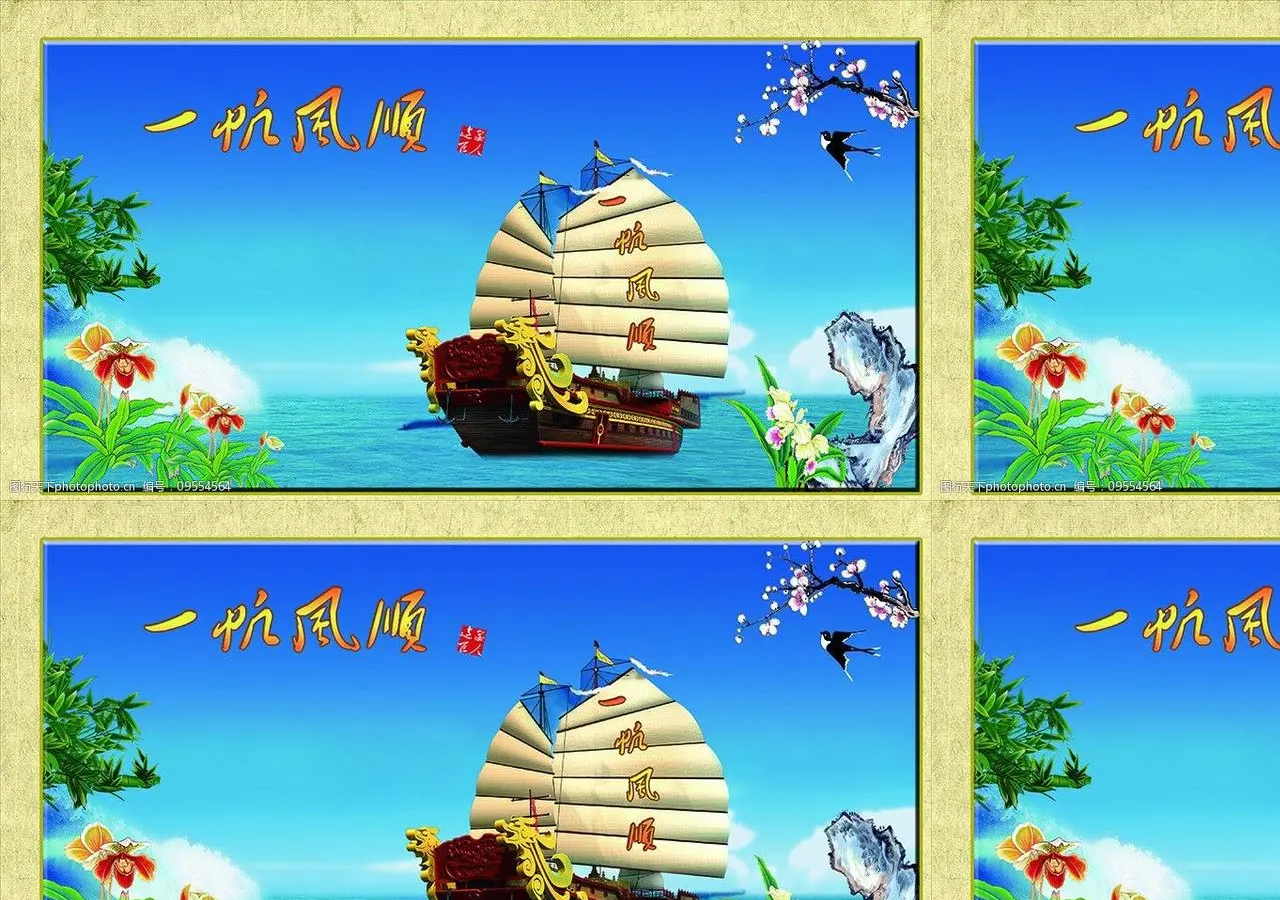
<file: web/PlainSailing/index.html>
<!DOCTYPE html>
<html>
<head>
	<meta charset="utf-8">
	<meta name="viewport" content="width=device-width, initial-scale=1">
	<title>PlainSailing</title>
	<style>
	body 
	{
		background-image:url('https://wangzexiang8.github.io/web/PlainSailing/picture.jpg');
		background-color:#cccccc;
	}
</style>
</head>
<body>
</body>
</html>
</file>
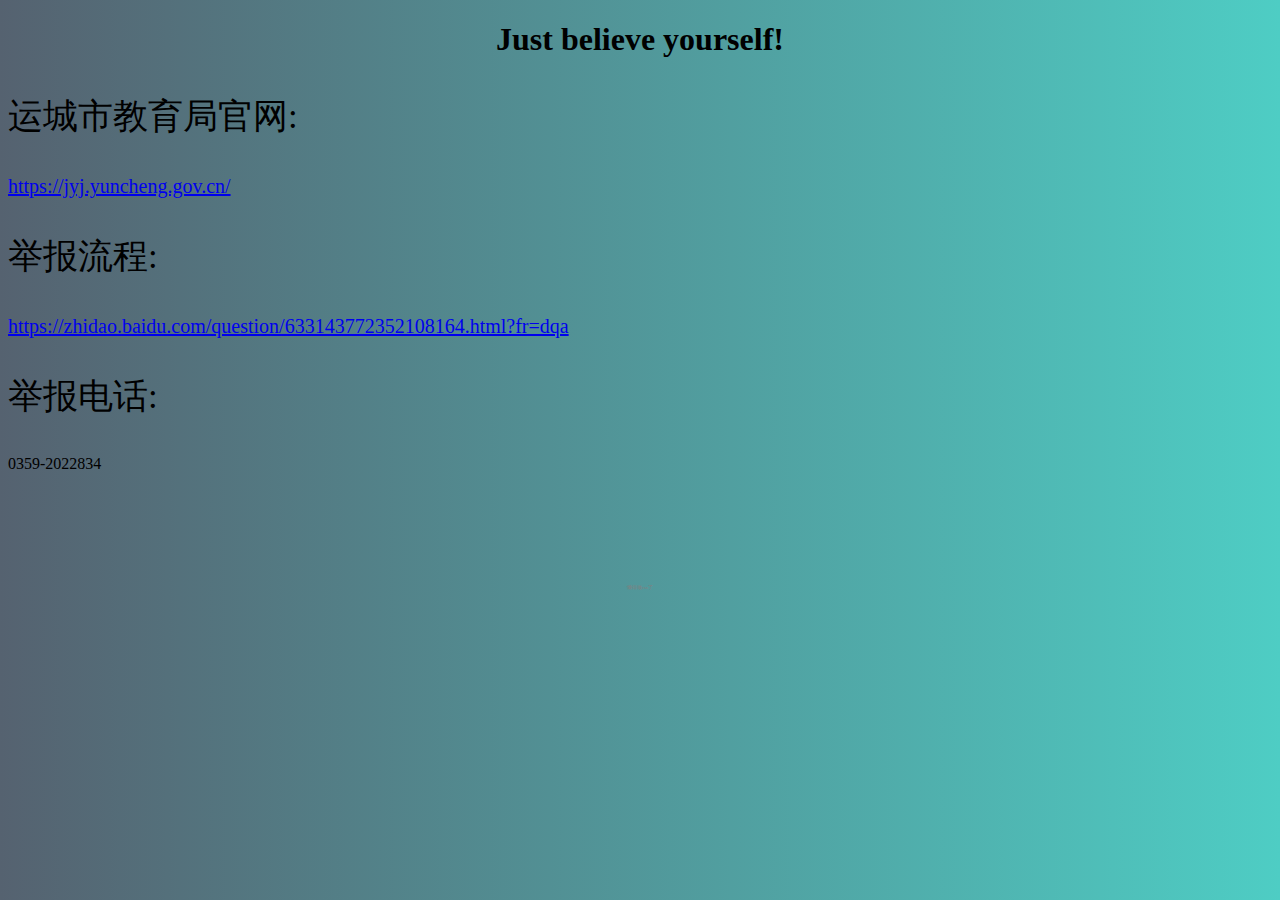
<file: web/SeeYouXK/index.html>
<!DOCTYPE html>
<html>
<head>
	<meta charset="utf-8">
	<meta name="viewport" content="width=device-width, initial-scale=1">
	<title>SeeYou</title>
	<style type="text/css">
		#TITLE
		{
			text-align:center;
		}
		#text
		{
			font-size:35px;
		}
		#link
		{
			font-size:20px;
		}
		#zs
		{
			text-align:center;
			font-size:5px;
			color:gray;
		}
		body
		{
			background: #4ECDC4;  /* fallback for old browsers */
		background: -webkit-linear-gradient(to right, #556270, #4ECDC4);  /* Chrome 10-25, Safari 5.1-6 */
		background: linear-gradient(to right, #556270, #4ECDC4); /* W3C, IE 10+/ Edge, Firefox 16+, Chrome 26+, Opera 12+, Safari 7+ */

		}
	</style>
</head>
<body>
	<h1 id="TITLE">Just believe yourself!</h1>
	<p id="text">运城市教育局官网:</p>
	<a href="https://jyj.yuncheng.gov.cn/" id="link">https://jyj.yuncheng.gov.cn/</a>
	<p id="text">举报流程:</p>
	<a href="https://zhidao.baidu.com/question/633143772352108164.html?fr=dqa" id="link">https://zhidao.baidu.com/question/633143772352108164.html?fr=dqa</a>
	<p id="text">举报电话:</p>
	<p>0359-2022834</p>
	<br><br><br><br><br>
	<p id="zs">懒得做css了</p>
</body>
</html>
</file>
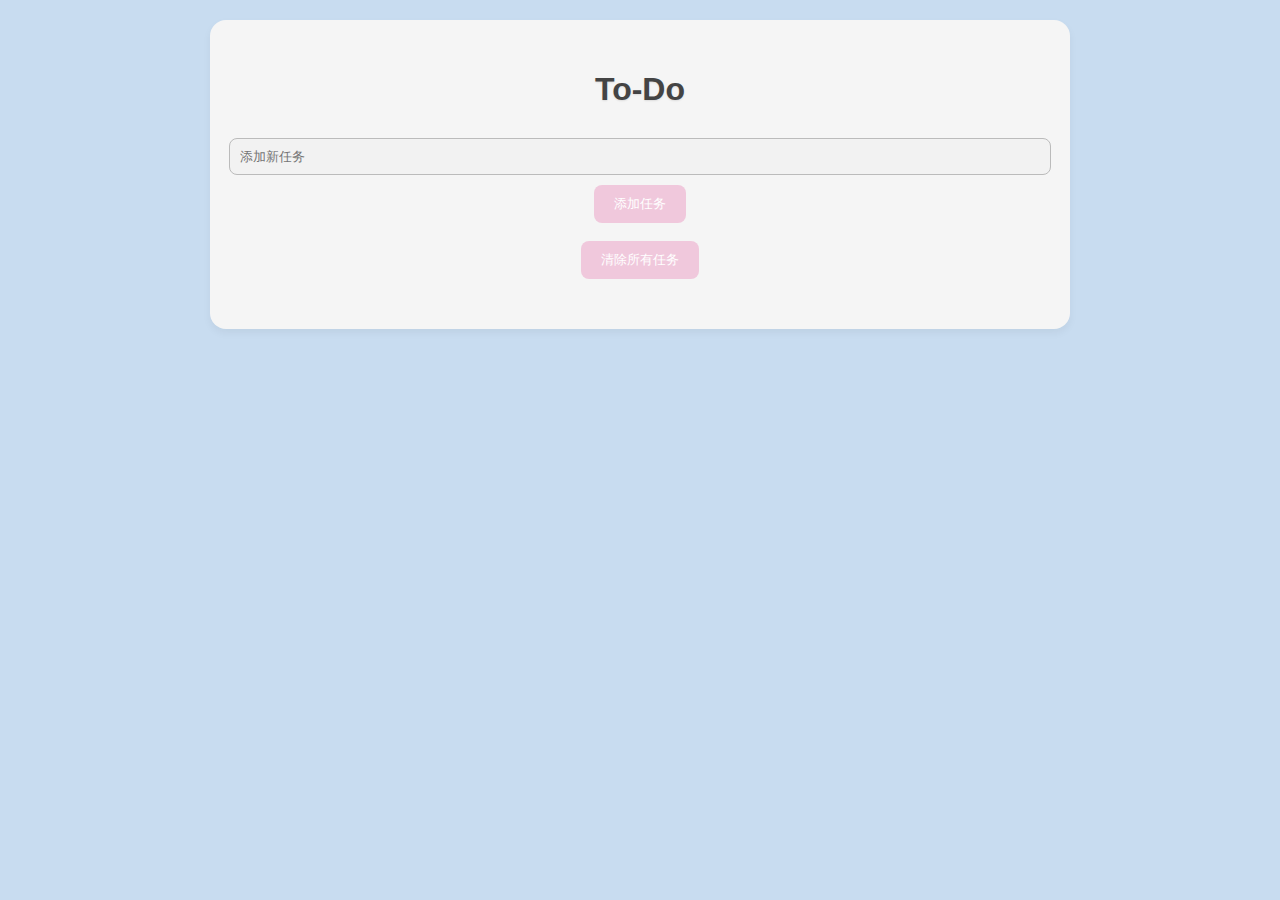
<file: web/todo/index.html>
<!DOCTYPE html>
<html lang="en">
<head>
    <meta charset="UTF-8">
    <meta name="viewport" content="width=device-width, initial-scale=1.0">
    <title>To-Do</title>
    <link rel="stylesheet" href="styles.css">
</head>
<body>
    <div class="task-list-container">
        <h1>To-Do</h1>
        <div class="input-container">
            <input type="text" id="new-task-input" placeholder="添加新任务">
            <button onclick="addTask()">添加任务</button>
            <br> <!-- 添加一个空行 -->
            <button onclick="clearAllTasks()">清除所有任务</button>
        </div>
        
        <ul id="task-list"></ul>
    </div>
    <script src="script.js"></script>
</body>
</html>
</file>
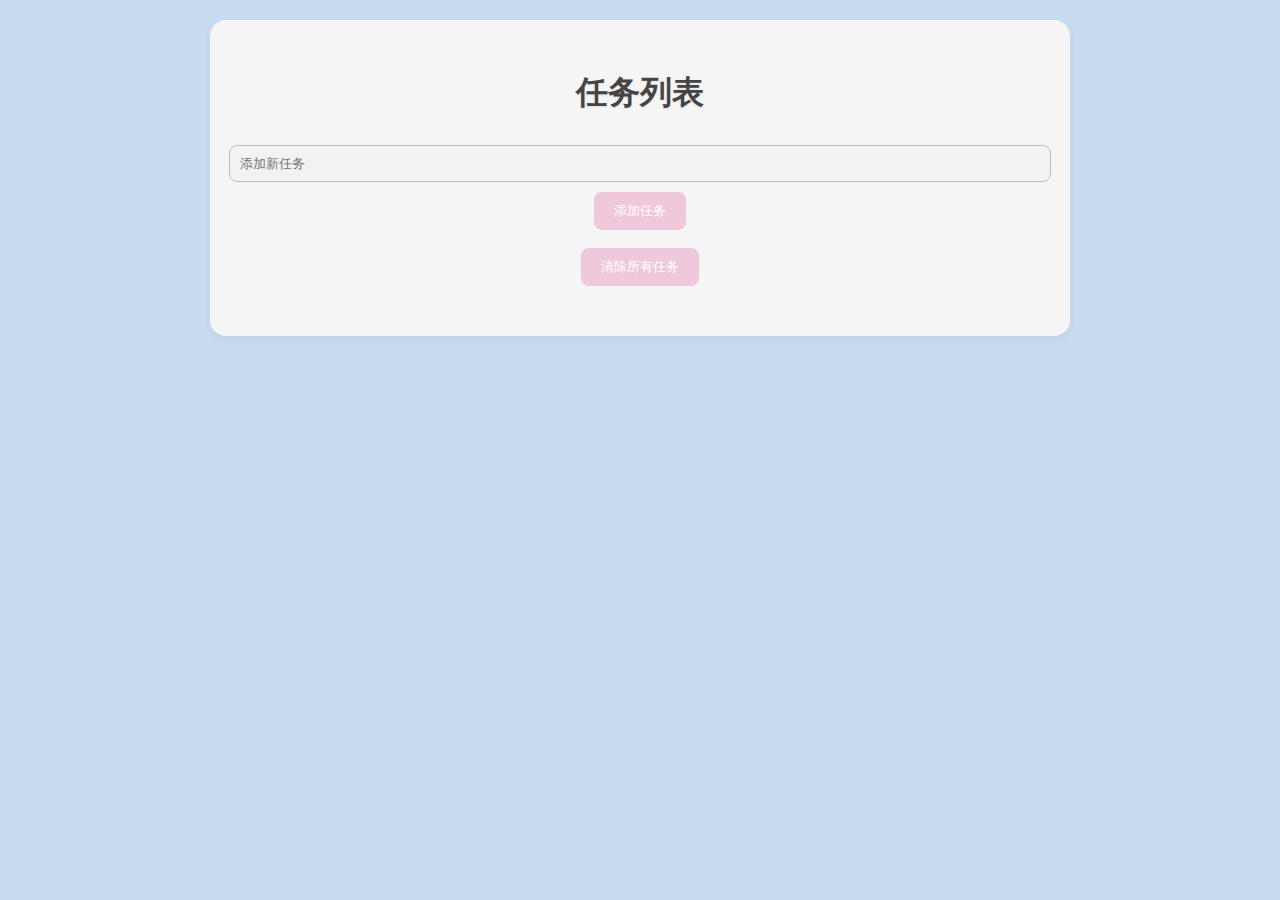
<file: web/todolist/index.html>
<!DOCTYPE html>
<html lang="en">
<head>
    <meta charset="UTF-8">
    <meta name="viewport" content="width=device-width, initial-scale=1.0">
    <title>任务列表</title>
    <link rel="stylesheet" href="styles.css">
</head>
<body>
    <div class="task-list-container">
        <h1>任务列表</h1>
        <div class="input-container">
            <input type="text" id="new-task-input" placeholder="添加新任务">
            <button onclick="addTask()">添加任务</button>
            <br> <!-- 添加一个空行 -->
            <button onclick="clearAllTasks()">清除所有任务</button>
        </div>
        
        <ul id="task-list"></ul>
    </div>
    <script src="script.js"></script>
</body>
</html>
</file>
<file: web/todo/styles.css>
/* styles.css */
body {
    font-family: 'Arial', sans-serif;
    background-color: rgb(200, 220, 240);
    margin: 0;
    padding: 20px;
    color: #333333;
}

.task-list-container {
    max-width: 500px;
    margin: auto;
    background: rgb(245, 245, 245);
    padding: 30px;
    border-radius: 16px;
    box-shadow: 0 4px 8px rgba(0, 0, 0, 0.05);
}

h1 {
    text-align: center;
    color: #444444;
    margin-bottom: 30px;
    text-shadow: 0 1px 2px rgba(0, 0, 0, 0.1);
}

.input-container {
    display: flex;
    flex-direction: column;
    align-items: center; /* 使输入框垂直居中 */
    margin-bottom: 20px;
}

input[type="text"] {
    width: 100%;
    padding: 10px;
    margin-bottom: 10px;
    border: 1px solid #BBBBBB;
    border-radius: 8px;
    background-color: #F2F2F2;
}

button {
    padding: 10px 20px;
    background-color: rgb(240, 200, 220);
    color: white;
    border: none;
    border-radius: 8px;
    cursor: pointer;
    transition: background-color 0.3s;
}

button:hover {
    background-color: rgb(220, 180, 200);
}

ul {
    list-style-type: none;
    padding: 0;
}

li {
    display: flex;
    align-items: center;
    justify-content: space-between;
    padding: 15px;
    margin-bottom: 10px;
    background: rgb(245, 245, 245);
    border-radius: 8px;
    box-shadow: 0 1px 2px rgba(0, 0, 0, 0.05);
    transition: background-color 0.3s;
}

li:hover {
    background: rgb(230, 230, 230);
}

li:last-child {
    margin-bottom: 0;
}

input[type="checkbox"] {
    margin-right: 10px;
}

.task-completed {
    text-decoration: line-through;
    color: #999999;
}

@media (max-width: 600px) {
    .task-list-container {
        max-width: 100%;
        padding: 20px;
    }

    .input-container {
        flex-direction: column;
    }

    input[type="text"] {
        margin-bottom: 10px;
    }
}

@media (min-width: 1200px) {
    .task-list-container {
        max-width: 800px; /* 更大的容器在大屏幕上 */
    }
}
</file>
<file: web/todolist/styles.css>
/* styles.css */
body {
    font-family: 'Arial', sans-serif;
    background-color: rgb(200, 220, 240);
    margin: 0;
    padding: 20px;
    color: #333333;
}

.task-list-container {
    max-width: 500px;
    margin: auto;
    background: rgb(245, 245, 245);
    padding: 30px;
    border-radius: 16px;
    box-shadow: 0 4px 8px rgba(0, 0, 0, 0.05);
}

h1 {
    text-align: center;
    color: #444444;
    margin-bottom: 30px;
    text-shadow: 0 1px 2px rgba(0, 0, 0, 0.1);
}

.input-container {
    display: flex;
    flex-direction: column;
    align-items: center; /* 使输入框垂直居中 */
    margin-bottom: 20px;
}

input[type="text"] {
    width: 100%;
    padding: 10px;
    margin-bottom: 10px;
    border: 1px solid #BBBBBB;
    border-radius: 8px;
    background-color: #F2F2F2;
}

button {
    padding: 10px 20px;
    background-color: rgb(240, 200, 220);
    color: white;
    border: none;
    border-radius: 8px;
    cursor: pointer;
    transition: background-color 0.3s;
}

button:hover {
    background-color: rgb(220, 180, 200);
}

ul {
    list-style-type: none;
    padding: 0;
}

li {
    display: flex;
    align-items: center;
    justify-content: space-between;
    padding: 15px;
    margin-bottom: 10px;
    background: rgb(245, 245, 245);
    border-radius: 8px;
    box-shadow: 0 1px 2px rgba(0, 0, 0, 0.05);
    transition: background-color 0.3s;
}

li:hover {
    background: rgb(230, 230, 230);
}

li:last-child {
    margin-bottom: 0;
}

input[type="checkbox"] {
    margin-right: 10px;
}

.task-completed {
    text-decoration: line-through;
    color: #999999;
}

@media (max-width: 600px) {
    .task-list-container {
        max-width: 100%;
        padding: 20px;
    }

    .input-container {
        flex-direction: column;
    }

    input[type="text"] {
        margin-bottom: 10px;
    }
}

@media (min-width: 1200px) {
    .task-list-container {
        max-width: 800px; /* 更大的容器在大屏幕上 */
    }
}
</file>
